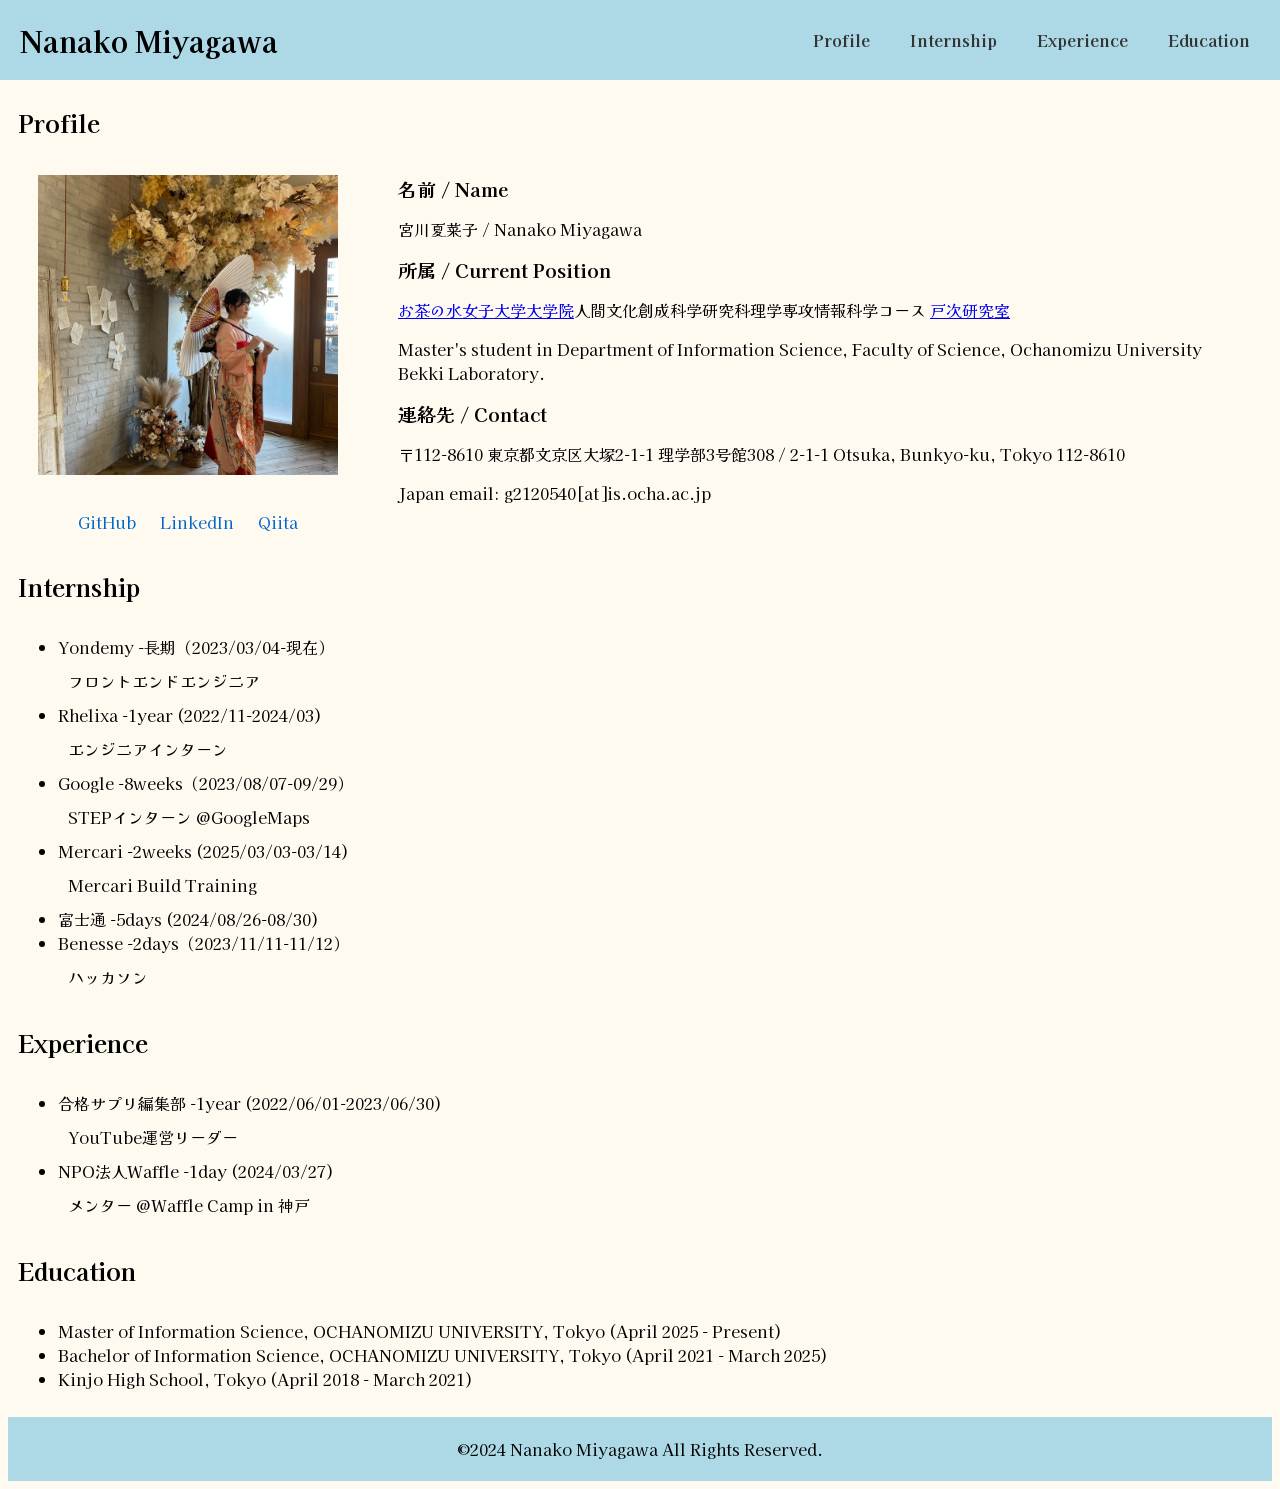
<file: index.html>
<!DOCTYPE html>
<html lang="ja">
  <head>
    <meta charset="UTF-8" />
    <meta name="viewport" content="width=device-width, initial-scale=1.0" />
    <meta
      name="google-site-verification"
      content="JKrWzEQDRdAVBLzGJJBg-FJZ9HHPWgpxcx8Th5tNuk0"
    />
    <link rel="stylesheet" href="style.css" />
    <link rel="preconnect" href="https://fonts.googleapis.com" />
    <link rel="preconnect" href="https://fonts.gstatic.com" crossorigin />
    <link
      href="https://fonts.googleapis.com/css2?family=Kaisei+Opti&display=swap"
      rel="stylesheet"
    />
    <title>Nanako Miyagawa</title>
  </head>
  <body>
    <div class="header">
      <h1>Nanako Miyagawa</h1>
      <button class="hamburger" aria-label="メニュー">
        <span></span>
        <span></span>
        <span></span>
      </button>
      <ul class="nav-menu">
        <li><a href="#Profile">Profile</a></li>
        <li><a href="#Internship">Internship</a></li>
        <li><a href="#Experience">Experience</a></li>
        <li><a href="#Education">Education</a></li>
      </ul>
    </div>
    <h2 id="Profile">Profile</h2>
    <div id="ProfileContents">
      <div id="ProfileLinks">
        <img src="myphoto.jpeg" />
        <div>
          <a href="https://github.com/miyagawananako">GitHub</a>
          <a href="https://www.linkedin.com/in/nanako-miyagawa-513932271/"
            >LinkedIn</a
          >
          <a href="https://qiita.com/nanacom_">Qiita</a>
        </div>
      </div>
      <div id="ProfileItems">
        <h3>名前 / Name</h3>
        <p>宮川夏菜子 / Nanako Miyagawa</p>
        <h3>所属 / Current Position</h3>
        <p>
          <a href="https://www.ocha.ac.jp/index.html">お茶の水女子大学大学院</a
          >人間文化創成科学研究科理学専攻情報科学コース
          <a
            href="https://bekkilab.notion.site/Bekkilab-Official-Website-6892e2a7d9fd4cf388f415986eefc2e2"
            >戸次研究室</a
          >
        </p>
        <p>
          Master's student in Department of Information Science, Faculty of
          Science, Ochanomizu University Bekki Laboratory.
        </p>
        <h3>連絡先 / Contact</h3>
        <p>
          〒112-8610 東京都文京区大塚2-1-1 理学部3号館308 / 2-1-1 Otsuka,
          Bunkyo-ku, Tokyo 112-8610
        </p>
        <p>Japan email: g2120540[at]is.ocha.ac.jp</p>
      </div>
    </div>
    <h2 id="Internship">Internship</h2>
    <div>
      <ul>
        <li>
          Yondemy -長期（2023/03/04-現在）
          <p>フロントエンドエンジニア</p>
        </li>
        <li>
          Rhelixa -1year (2022/11-2024/03)
          <p>エンジニアインターン</p>
        </li>
        <li>
          Google -8weeks（2023/08/07-09/29）
          <p>STEPインターン @GoogleMaps</p>
        </li>
        <li>
          Mercari -2weeks (2025/03/03-03/14)
          <p>Mercari Build Training</p>
        </li>
        <li>富士通 -5days (2024/08/26-08/30)</li>
        <li>
          Benesse -2days（2023/11/11-11/12）
          <p>ハッカソン</p>
        </li>
      </ul>
    </div>
    <h2 id="Experience">Experience</h2>
    <div>
      <ul>
        <li>
          合格サプリ編集部 -1year (2022/06/01-2023/06/30)
          <p>YouTube運営リーダー</p>
        </li>
        <li>
          NPO法人Waffle -1day (2024/03/27)
          <p>メンター @Waffle Camp in 神戸</p>
        </li>
      </ul>
    </div>
    <h2 id="Education">Education</h2>
    <div>
      <ul>
        <li>
          Master of Information Science, OCHANOMIZU UNIVERSITY, Tokyo (April
          2025 - Present)
        </li>
        <li>
          Bachelor of Information Science, OCHANOMIZU UNIVERSITY, Tokyo (April
          2021 - March 2025)
        </li>
        <li>Kinjo High School, Tokyo (April 2018 - March 2021)</li>
      </ul>
    </div>
    <footer>
      <p>©2024 Nanako Miyagawa All Rights Reserved.</p>
    </footer>
    <script src="script.js"></script>
  </body>
</html>
</file>
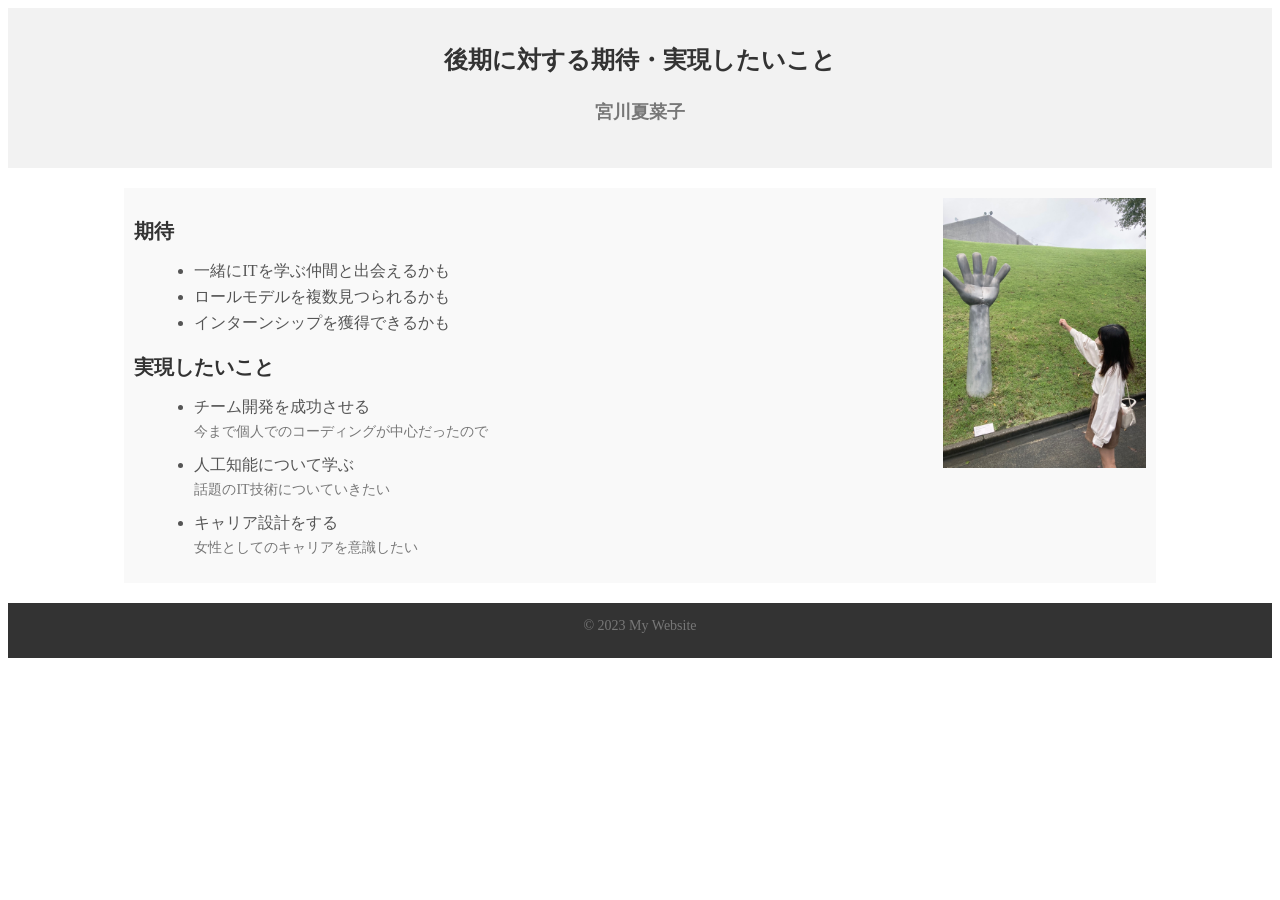
<file: index_2023044.html>
<!DOCTYPE html>
<html lang="en">
<head>
    <meta charset="UTF-8">
    <meta name="viewport" content="width=device-width, initial-scale=1.0">
    <title>Document</title>
    <style>
        header {
            background-color: #f2f2f2;
            text-align: center;
            padding: 20px;
        }

        h1 {
            color: #333;
            font-size: 24px;
        }

        h4 {
            color: #777;
            font-size: 18px;
        }

        #本文 {
            width: 80%;
            margin: 20px auto;
            padding: 10px;
            background-color: #f9f9f9;
        }

        h3 {
            color: #333;
            font-size: 20px;
            margin-bottom: 10px;
        }

        ul {
            list-style-type: disc;
            margin-left: 20px;
            color: #555;
            font-size: 16px;
        }

        li {
            margin-bottom: 5px;
        }

        p {
            color: #777;
            font-size: 14px;
            margin-top: 5px;
        }

        img {
            width: 20%;
            height: auto;
            float: right;
        }

        footer {
            background-color: #333;
            color: #fff;
            padding: 10px;
            text-align: center;
        }
    </style>
</head>
<body>
    <header>
        <h1>後期に対する期待・実現したいこと</h1>
        <h4>宮川夏菜子</h4>
    </header>

    <div id="本文">
        <img src="myphoto.JPG" alt="Image">
        <h3>期待</h3>
        <ul>
            <li>一緒にITを学ぶ仲間と出会えるかも</li>
            <li>ロールモデルを複数見つられるかも</li>
            <li>インターンシップを獲得できるかも</li>
        </ul>

        <h3>実現したいこと</h3>
        <ul>
            <li>チーム開発を成功させる</li>
                <p>今まで個人でのコーディングが中心だったので</p>
            <li>人工知能について学ぶ</li>
                <p>話題のIT技術についていきたい</p>
            <li>キャリア設計をする</li>
                <p>女性としてのキャリアを意識したい</p>
        </ul>
        
    </div>
    
    <footer>
        <p>&copy; 2023 My Website</p>
    </footer>
</body>
</html>
</file>
<file: style.css>
/* ベーススタイル */
body {
  background-color: #fffaf0;
  font-family: "Kaisei Opti", serif;
  margin-top: 100px;
}

/* 共通のマージンとパディング */
div,
h2,
h3,
p,
img {
  margin: 5px;
  padding: 5px;
}

/* ヘッダー */
.header {
  position: fixed;
  top: 0;
  left: 0;
  right: 0;
  background-color: lightblue;
  display: flex;
  align-items: center;
  justify-content: space-between;
  padding: 10px 20px;
  min-height: 60px;
  z-index: 1000;
  margin: 0;
}

.header h1 {
  margin: 0;
  font-size: 1.8em;
  white-space: nowrap;
}

.nav-menu {
  list-style: none;
  display: flex;
  margin: 0;
  padding: 0;
  gap: 20px;
}

.nav-menu li {
  margin: 0;
}

.nav-menu a {
  text-decoration: none;
  color: #333;
  font-weight: bold;
  padding: 5px 10px;
  transition: all 0.3s ease;
  white-space: nowrap;
}

.nav-menu a:hover {
  color: #000;
  background-color: rgba(255, 255, 255, 0.3);
  border-radius: 4px;
}

/* ハンバーガーメニュー */
.hamburger {
  display: none;
  background: none;
  border: none;
  cursor: pointer;
  padding: 0;
  width: 30px;
  height: 24px;
  position: relative;
}

.hamburger span {
  display: block;
  width: 100%;
  height: 2px;
  background-color: #333;
  position: absolute;
  transition: all 0.3s ease;
}

.hamburger span:nth-child(1) {
  top: 0;
}

.hamburger span:nth-child(2) {
  top: 50%;
  transform: translateY(-50%);
}

.hamburger span:nth-child(3) {
  bottom: 0;
}

/* プロフィールセクション */
#ProfileContents {
  display: flex;
  gap: 20px;
  align-items: flex-start;
}

#ProfileLinks {
  text-align: center;
}

#ProfileLinks img {
  width: 300px;
  height: 300px;
  margin-bottom: 15px;
  object-fit: cover;
  object-position: center;
  border-radius: 4px;
}

#ProfileLinks a {
  display: inline-block;
  margin: 0 10px;
  text-decoration: none;
  color: #0066cc;
}

#ProfileLinks a:hover {
  text-decoration: underline;
}

/* コンテンツリスト共通スタイル */
#Internship ul,
#Experience ul {
  list-style: none;
  padding: 0;
  margin: 0;
}

#Internship li,
#Experience li {
  font-size: 1.17em;
  font-weight: bold;
  margin: 15px 0;
  padding: 5px;
}

#Internship li p,
#Experience li p {
  font-size: 0.85em;
  font-weight: normal;
  margin: 5px 0;
  color: #333;
}

/* フッター */
footer {
  background-color: lightblue;
  margin: 0;
  text-align: center;
  padding: 10px;
}

/* レスポンシブデザイン */
@media screen and (max-width: 1024px) {
  /* ヘッダーのレスポンシブ対応 */
  .header {
    padding: 10px 15px;
  }

  .header h1 {
    font-size: 1.4em;
  }

  .hamburger {
    display: block;
  }

  .nav-menu {
    display: none;
    position: fixed;
    top: 60px;
    left: 0;
    right: 0;
    background-color: lightblue;
    flex-direction: column;
    align-items: center;
    padding: 20px;
    gap: 15px;
  }

  .nav-menu.active {
    display: flex;
  }

  /* ボディのレスポンシブ対応 */
  body {
    margin-top: 80px;
  }

  /* プロフィールセクションのレスポンシブ対応 */
  #ProfileContents {
    flex-direction: column;
    align-items: center;
  }
}

@media screen and (max-width: 480px) {
  /* ヘッダーのレスポンシブ対応 */
  .header {
    padding: 10px 15px;
  }

  .header h1 {
    font-size: 1.4em;
  }

  .hamburger {
    display: block;
  }

  .hamburger.active span:nth-child(1) {
    transform: translateY(11px) rotate(45deg);
  }

  .hamburger.active span:nth-child(2) {
    opacity: 0;
  }

  .hamburger.active span:nth-child(3) {
    transform: translateY(-11px) rotate(-45deg);
  }

  .nav-menu {
    display: none;
    position: fixed;
    top: 60px;
    left: 0;
    right: 0;
    background-color: lightblue;
    flex-direction: column;
    align-items: center;
    padding: 20px;
    gap: 15px;
  }

  .nav-menu.active {
    display: flex;
  }

  /* ボディのレスポンシブ対応 */
  body {
    margin-top: 80px;
  }

  /* プロフィールセクションのレスポンシブ対応 */
  #ProfileContents {
    flex-direction: column;
    align-items: center;
  }

  #ProfileLinks img {
    width: 200px;
    height: 200px;
    max-width: 100%;
    object-fit: cover;
    object-position: center;
  }
}
</file>
